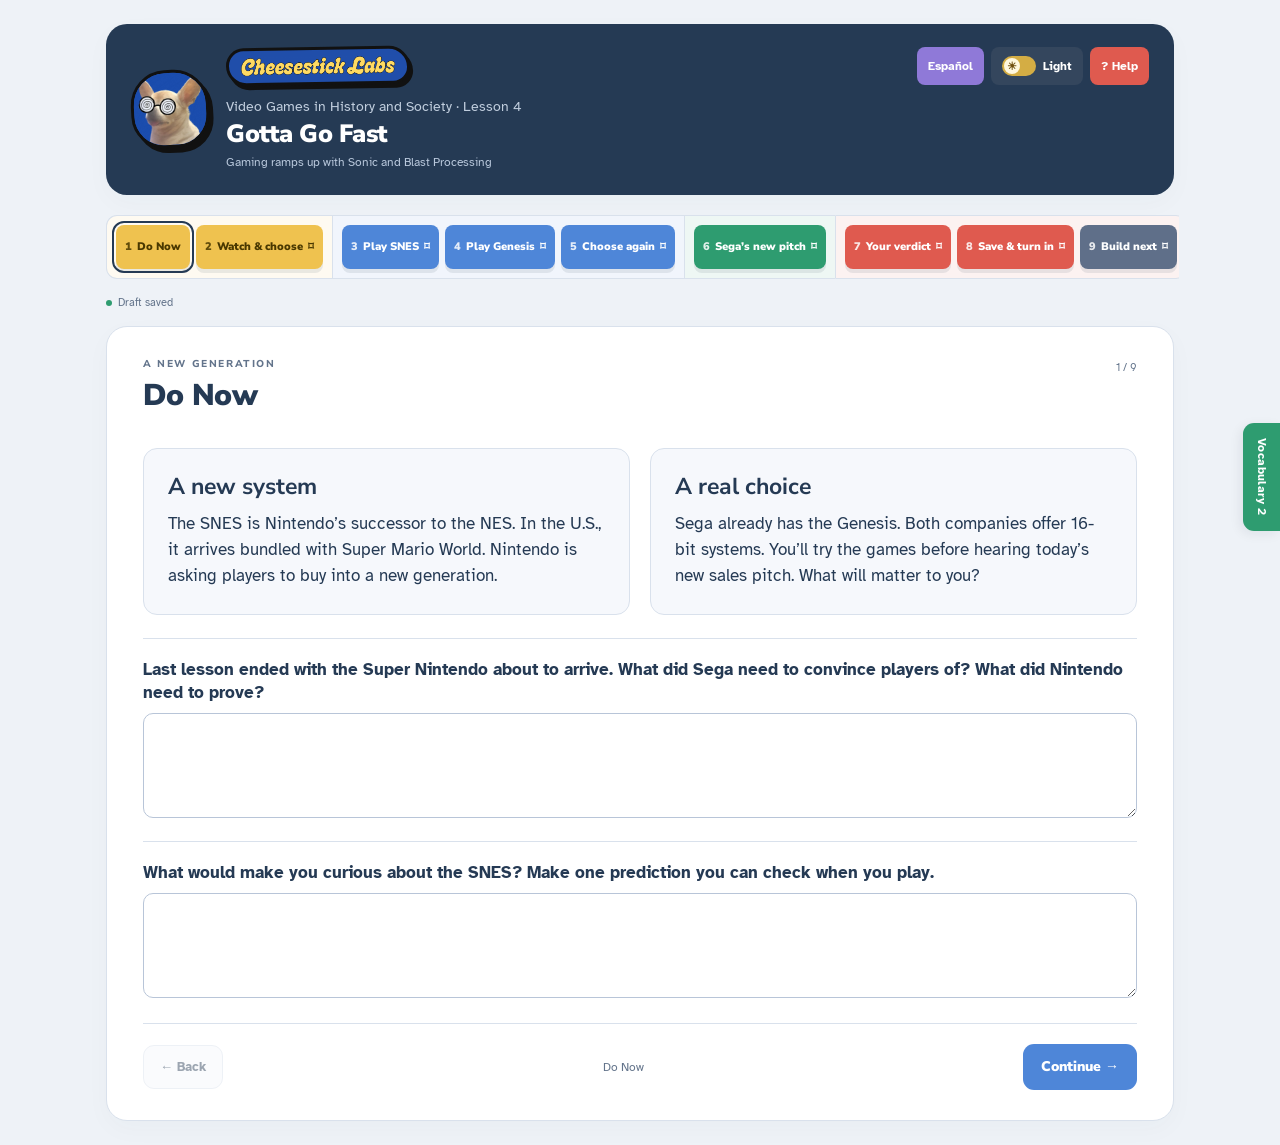
<file: index.html>
<!doctype html>
<html lang="en"><head><meta charset="utf-8"><meta name="viewport" content="width=device-width,initial-scale=1"><meta name="color-scheme" content="light dark"><title>Cheesestick Labs · Gotta Go Fast</title><link rel="stylesheet" href="template.css"><link rel="stylesheet" href="lesson.css"><link rel="stylesheet" href="outline.css"><link rel="stylesheet" href="lesson-2.css"><link rel="stylesheet" href="console-wars.css"><link rel="stylesheet" href="fast.css"></head><body>
<a href="#lesson" class="skip" id="skip">Skip to lesson</a>
<div class="app-shell">
<header class="topbar"><div class="brand"><div class="logo"><img src="assets/oz.png" alt="Oz wearing spiral glasses" width="1536" height="1536"></div><div class="brand-text"><div class="brandline"><img class="wordmark" src="assets/wordmark.png" alt="Cheesestick Labs" width="1131" height="130"></div><div class="series" id="series"></div><h1 id="lesson-title"></h1><div class="subtitle" id="subtitle"></div></div></div><div class="header-tools"><div class="utilities"><button id="language" class="language">Español</button><button id="theme" class="theme"><span class="theme-track"><span class="theme-thumb">☀</span></span><span id="theme-label">Light</span></button><button id="help" class="help">? Help</button></div></div></header>
<div class="nav-wrap"><div class="lesson-map-scroll"><nav id="page-nav" aria-label="Lesson pages"></nav></div><div class="session-line"><span class="draft" id="draft-status" role="status"></span></div></div>
<main id="lesson" tabindex="-1"></main>
</div>
<button class="vocab-tab" id="vocab-toggle" aria-controls="vocab-drawer" aria-expanded="false">Vocabulary</button>
<aside id="vocab-drawer" class="vocab-drawer" hidden><div class="drawer-heading"><h2 id="vocab-heading">Vocabulary</h2><button class="icon-button" data-close-vocab aria-label="Close">×</button></div><dl id="vocab-list"></dl></aside>
<dialog id="checkpoint" aria-labelledby="checkpoint-question"><form id="checkpoint-form"><div class="dialog-top"><span class="eyebrow" id="checkpoint-label"></span><button type="button" class="icon-button" data-close="checkpoint" aria-label="Close">×</button></div><span class="dialog-symbol">✦</span><h2 id="checkpoint-question"></h2><p id="checkpoint-hint" class="muted"></p><label for="checkpoint-answer" id="checkpoint-answer-label"></label><div class="unlock-row"><input id="checkpoint-answer" type="text" autocomplete="off" required><button class="primary" id="unlock-button"></button></div><p id="checkpoint-status" role="status"></p></form></dialog>
<dialog id="help-dialog"><div class="dialog-top"><h2 id="help-title"></h2><button class="icon-button" data-close="help-dialog" aria-label="Close">×</button></div><div id="help-content"></div></dialog>
<dialog id="choice-dialog"><form id="choice-form"><h2 id="choice-title"></h2><p id="choice-warning"></p><div class="help-actions"><button type="button" class="secondary" data-close="choice-dialog" id="choice-cancel"></button><button class="primary" id="choice-confirm"></button></div></form></dialog>
<dialog id="game-dialog" aria-labelledby="game-title"><div class="game-window"><div class="window-header"><h2 id="game-title"></h2><button id="close-game" aria-label="Close game and return to lesson">×</button></div><iframe id="game-frame" title="Console game player" allow="autoplay" src="about:blank"></iframe></div></dialog>
<dialog id="teacher-dialog"><div class="dialog-top"><h2>Teacher setup</h2><button class="icon-button" data-close="teacher-dialog" aria-label="Close">×</button></div><div id="teacher-content"></div></dialog>
<div class="toast" id="toast" role="status" hidden></div><div id="print-area"></div>
<script src="lesson-config.js"></script><script src="wars-content.js"></script><script src="jspdf.umd.min.js"></script><script src="answer-pdf.js"></script><script src="form-connection.js"></script><script src="wars-app.js"></script>
</body></html>
</file>
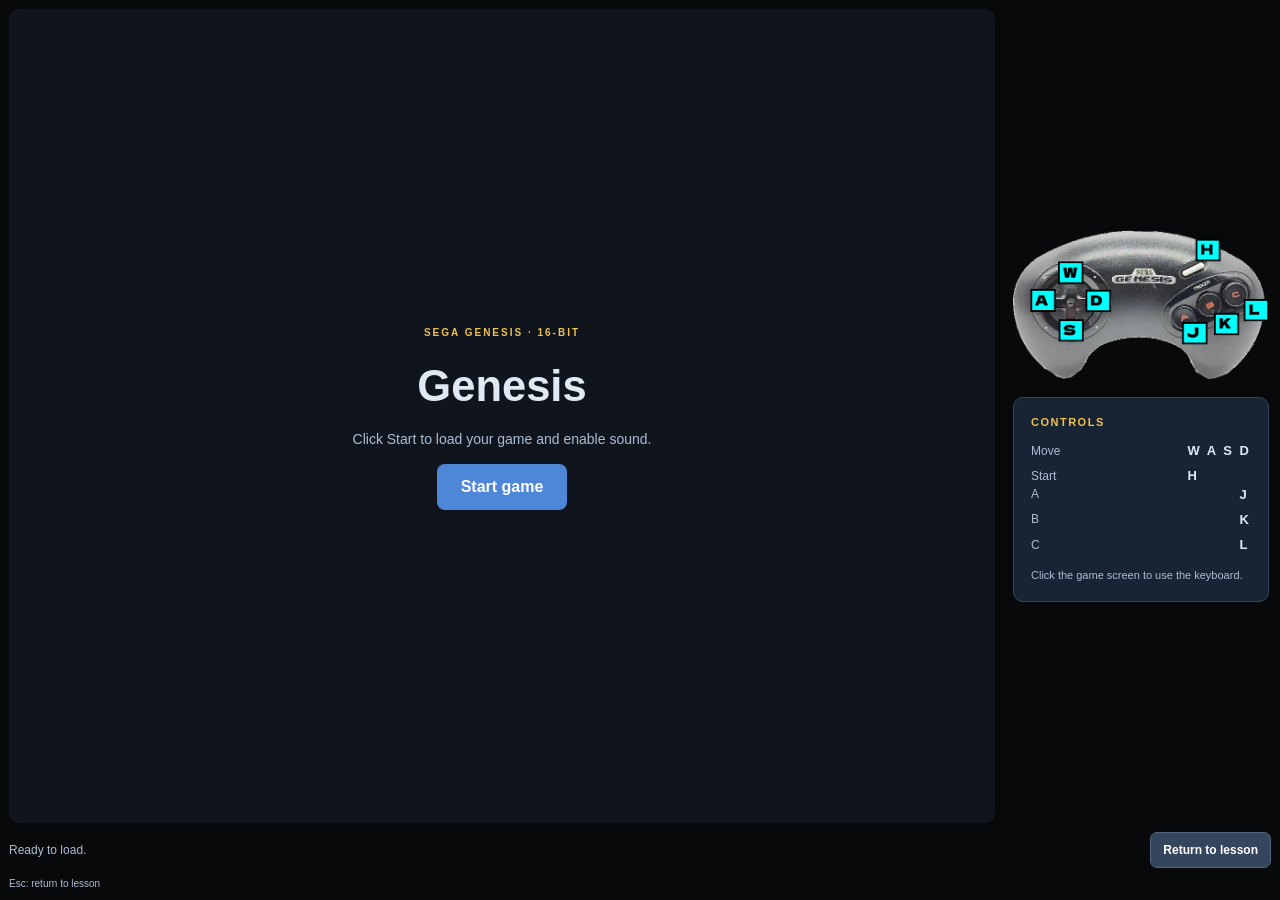
<file: genesis-player.html>
<!doctype html><html lang="en"><head><meta charset="utf-8"><meta name="viewport" content="width=device-width,initial-scale=1"><title>Genesis player</title><link rel="stylesheet" href="nes-player.css"><style>#genesis{position:absolute;inset:0}#cover button{background:#4e86d8;color:#fff;border:0;border-radius:8px;padding:14px 24px;font:700 16px 'Segoe UI',sans-serif;cursor:pointer}#stage{min-height:280px}</style></head><body><main class="nes-player"><div class="nes-layout"><section class="stage" id="stage" tabindex="0" aria-label="Genesis game screen"><div id="genesis" tabindex="0"></div><div id="cover"><div><span class="system-label" id="system-label">SEGA GENESIS · 16-BIT</span><h1 id="opening">Genesis</h1><p id="opening-note">Start to load the game.</p><button id="start-game">Start game</button></div></div></section><aside class="player-sidebar"><img class="controller-diagram" id="controller-image" src="assets/genesis-controls.png" alt="Genesis keyboard controls: WASD move, J A, K B, L C, H Start"><div class="controls"><h2 id="controls-title">CONTROLS</h2><div class="key-grid"><span id="move-label">Move</span><strong>W A S D</strong><span>Start</span><strong>H</strong></div><div class="key-grid" id="button-labels"><span>A</span><strong>J</strong><span>B</span><strong>K</strong><span>C</span><strong>L</strong></div><p id="focus-note">Click the game screen to use the keyboard.</p></div></aside></div><div class="status-row"><p id="status" role="status">Ready to load.</p><button id="retry" hidden>Try again</button><button id="return">Return to lesson</button></div><footer><span id="escape-note">Esc: return to lesson</span></footer></main><script src="genesis-player.js"></script></body></html>
</file>
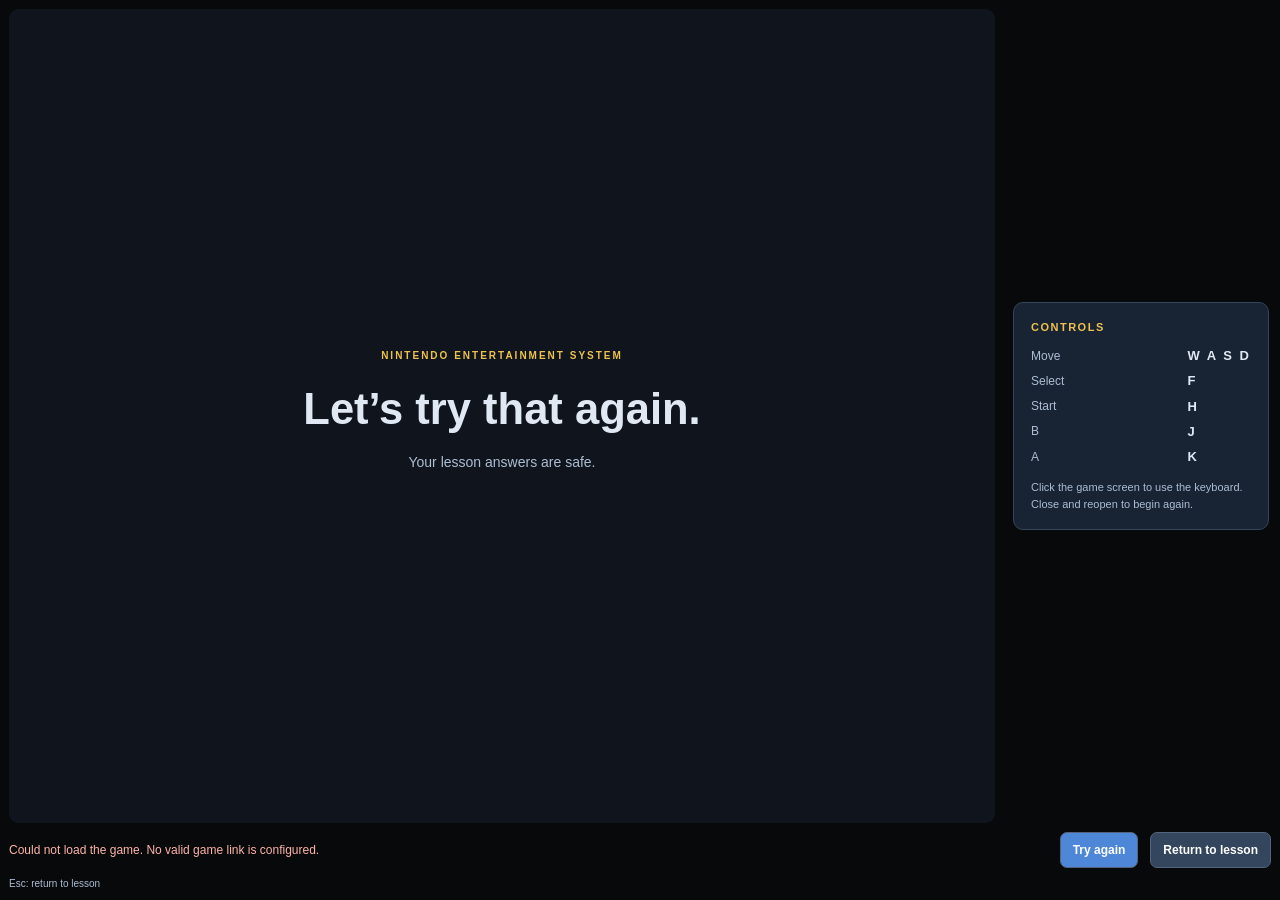
<file: nes-player.html>
<!doctype html>
<html lang="en"><head><meta charset="utf-8"><meta name="viewport" content="width=device-width,initial-scale=1"><title>NES player</title><link rel="stylesheet" href="nes-player.css"></head>
<body><main class="nes-player"><div class="nes-layout"><section class="stage" id="stage" aria-label="NES game screen" tabindex="0"><div id="nes"></div><div id="cover"><div><span class="system-label">NINTENDO ENTERTAINMENT SYSTEM</span><h1 id="opening">Loading game…</h1><p id="opening-note">Your game starts automatically.</p></div></div></section><aside class="player-sidebar"><img class="controller-diagram" id="controls-image" alt="NES keyboard controls" hidden><div class="controls"><h2 id="controls-title">CONTROLS</h2><div class="key-grid"><span id="move-label">Move</span><strong>W A S D</strong><span>Select</span><strong>F</strong><span>Start</span><strong>H</strong><span>B</span><strong>J</strong><span>A</span><strong>K</strong></div><p id="focus-note">Click the game screen to use the keyboard.</p></div></aside></div><div class="status-row"><p id="status" role="status" aria-live="polite">Loading game…</p><button id="retry" hidden>Try again</button><button id="return">Return to lesson</button></div><footer><span id="escape-note">Esc: return to lesson</span></footer></main><script src="jsnes.min.js"></script><script src="nes-zip.js"></script><script src="nes-player.js"></script></body></html>
</file>
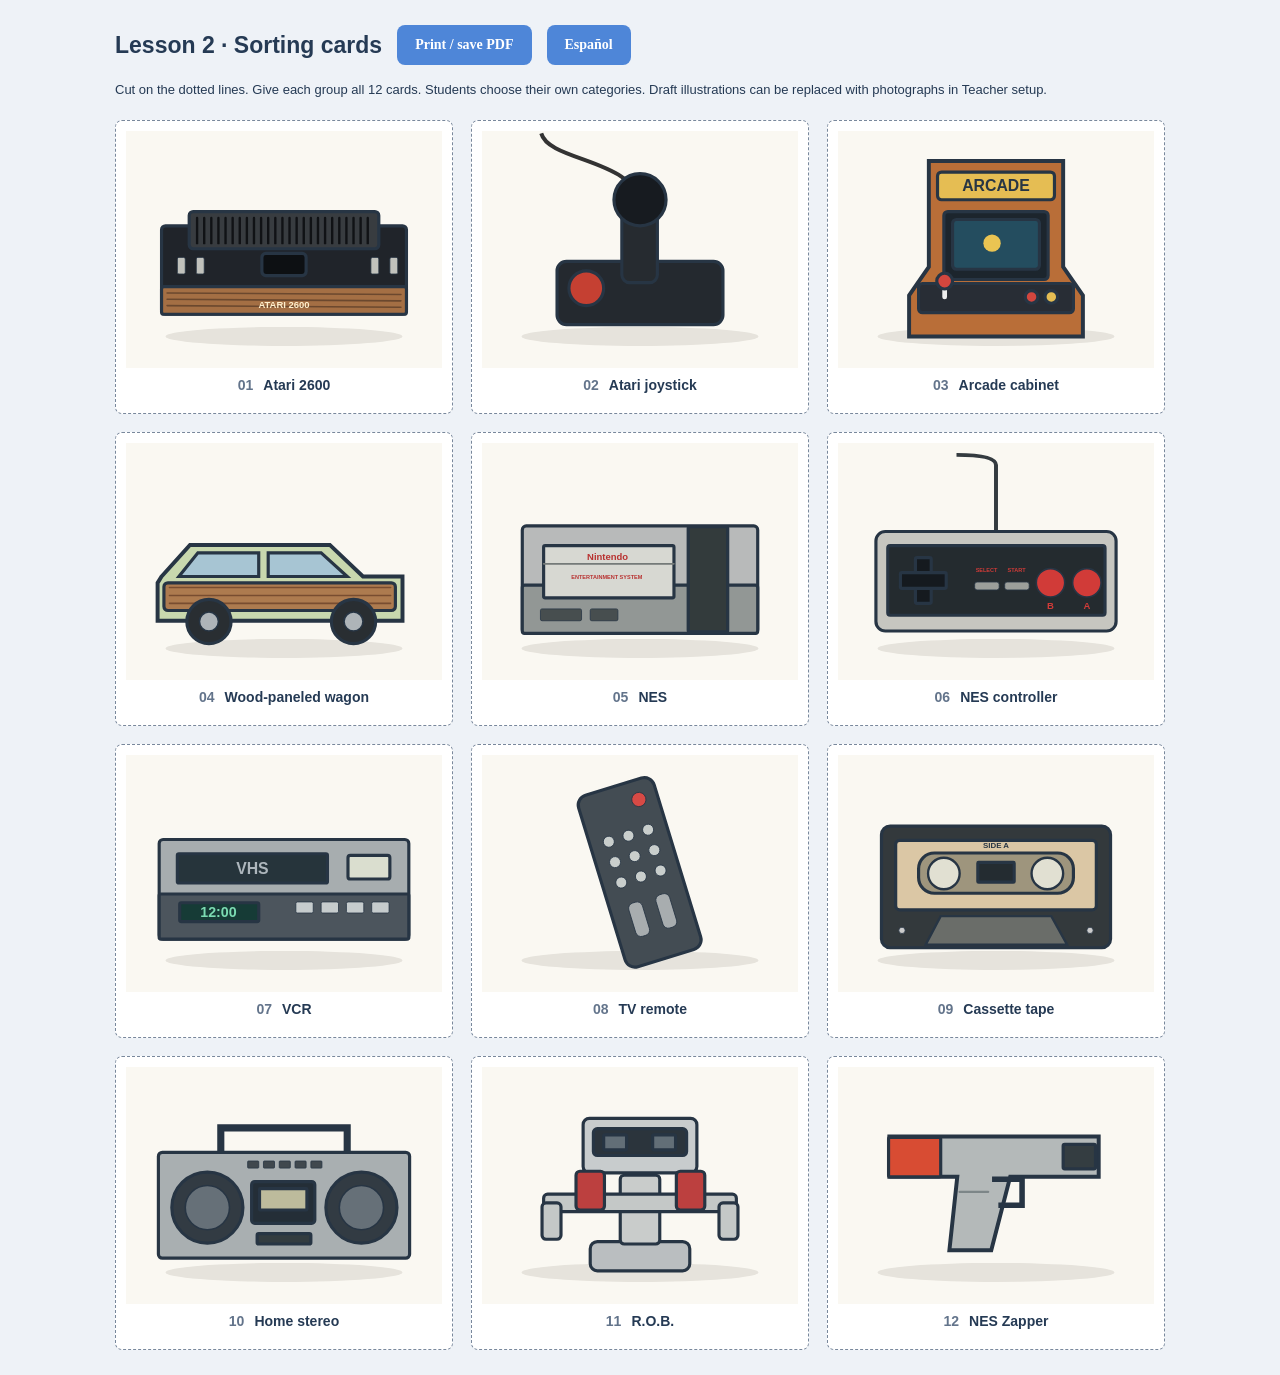
<file: sorting-cards.html>
<!doctype html><html lang="en"><head><meta charset="utf-8"><meta name="viewport" content="width=device-width,initial-scale=1"><title>Lesson 2 · Sorting cards</title><style>
*{box-sizing:border-box}body{margin:25px;font:15px/1.5 'Segoe UI',sans-serif;color:#253a54;background:#eef2f7}.toolbar{display:flex;gap:15px;align-items:center;flex-wrap:wrap;max-width:1050px;margin:0 auto 20px}.toolbar h1{font-size:23px;margin:0}.toolbar button{background:#4e86d8;color:white;border:0;border-radius:8px;padding:12px 18px;font:700 14px 'Segoe UI';cursor:pointer}.toolbar p{width:100%;margin:0;font-size:13px}.cards{display:grid;grid-template-columns:repeat(3,1fr);gap:18px;max-width:1050px;margin:auto}.cards figure{margin:0;border:1px dashed #79889c;border-radius:7px;background:#fff;break-inside:avoid;padding:10px}.cards img{display:block;width:100%;aspect-ratio:4/3;object-fit:contain}.cards figcaption{text-align:center;font-weight:700;font-size:14px;padding:7px}.cards figcaption span{margin-right:10px;color:#63748b}@media(max-width:600px){.cards{grid-template-columns:repeat(2,1fr)}body{margin:12px}}@media print{@page{size:letter;margin:.45in}body{margin:0;background:white}.toolbar{display:none}.cards{grid-template-columns:repeat(2,1fr);gap:.15in;max-width:none}.cards figure{height:3.18in;padding:.08in;break-inside:avoid}.cards img{height:2.65in;aspect-ratio:auto}.cards figcaption{font-size:11pt;padding:3px}.cards figure:nth-child(6n){break-after:page}}
</style></head><body><div class="toolbar"><h1 id="heading">Lesson 2 · Sorting cards</h1><button id="print">Print / save PDF</button><button id="language">Español</button><p id="note">Cut on the dotted lines. Give each group all 12 cards. Students choose their own categories. Draft illustrations can be replaced with photographs in Teacher setup.</p></div><main class="cards" id="cards"></main><script src="lesson-config.js"></script><script src="lesson-content.js"></script><script>
let es=false,settings={};try{settings=JSON.parse(localStorage.getItem('cheesestick-nintendo-lesson-2-v1-settings')||'{}')||{};}catch{}
const escapeHTML=v=>String(v).replace(/[&<>"']/g,c=>({'&':'&amp;','<':'&lt;','>':'&gt;','"':'&quot;',"'":'&#39;'}[c]));
function render(){document.documentElement.lang=es?'es':'en';document.getElementById('heading').textContent=es?'Lección 2 · Tarjetas para clasificar':'Lesson 2 · Sorting cards';document.getElementById('language').textContent=es?'English':'Español';document.getElementById('print').textContent=es?'Imprimir / guardar PDF':'Print / save PDF';document.getElementById('note').textContent=es?'Corta por las líneas punteadas. Da las 12 tarjetas a cada grupo. Los estudiantes eligen sus categorías. Puedes reemplazar las ilustraciones por fotos en la configuración docente.':'Cut on the dotted lines. Give each group all 12 cards. Students choose their own categories. Draft illustrations can be replaced with photographs in Teacher setup.';document.getElementById('cards').innerHTML=LAB_SORT.map((item,i)=>{let image=item.image;try{const candidate=settings.sortImages?.[item.id]||LAB_CONFIG.sortImages[item.id]||image,u=new URL(candidate,location.href);if(u.protocol==='https:'||u.origin===location.origin)image=u.href;}catch{}return '<figure><img src="'+escapeHTML(image)+'" alt="'+escapeHTML(item.label[es?1:0])+'"><figcaption><span>'+String(i+1).padStart(2,'0')+'</span>'+escapeHTML(item.label[es?1:0])+'</figcaption></figure>';}).join('');}
document.getElementById('print').onclick=()=>print();document.getElementById('language').onclick=()=>{es=!es;render();};render();
</script></body></html>
</file>
<file: template.css>
@import url('https://fonts.googleapis.com/css2?family=Atkinson+Hyperlegible:wght@400;700&family=Nunito+Sans:wght@600;700;800;900&display=swap');
:root{color-scheme:light;--bg:#eef2f7;--surface:#fff;--soft:#f6f8fc;--field:#fff;--ink:#253a54;--muted:#63748b;--line:#d9e1ec;--header:#253a54;--blue:#4e86d8;--green:#2e9c70;--gold:#efc24f;--red:#df5a4f;--purple:#8f79d8;--slate:#5f6f89;--shadow:0 8px 26px #253a5407;--activity:#f7faff;--grid:#d6e1f0;--node:#fff}
:root[data-theme=dark]{color-scheme:dark;--bg:#151e2b;--surface:#202d3e;--soft:#1b2737;--field:#172333;--ink:#e0e8f4;--muted:#acbdd3;--line:#3a4b61;--header:#111a27;--shadow:0 8px 26px #0d17231c;--activity:#182638;--grid:#35485f;--node:#25374d}
*{box-sizing:border-box}body{margin:0;background:var(--bg);color:var(--ink);font:17px/1.55 'Atkinson Hyperlegible','Segoe UI',sans-serif}button,input,textarea,select{font:inherit}button,a,select,input,textarea{-webkit-tap-highlight-color:transparent}button{cursor:pointer;min-height:44px;border:0;font-weight:700;border-radius:11px;padding:10px 16px;transition:filter .15s,transform .15s}button:hover{filter:brightness(1.05)}button:active{transform:translateY(1px)}button:disabled{opacity:.45;cursor:not-allowed}button:focus-visible,a:focus-visible,input:focus-visible,textarea:focus-visible,select:focus-visible{outline:3px solid var(--gold);outline-offset:4px}a{color:var(--blue);text-underline-offset:3px}h1,h2,h3,.nav-button,.block-label,.primary,.brandline{font-family:'Nunito Sans','Segoe UI',sans-serif}h1,h2,h3{line-height:1.2}h2{font-size:30px;font-weight:900;letter-spacing:-.65px;margin:7px 0 12px}h3{font-size:20px;margin:0 0 9px}p{margin:0 0 14px}p:last-child{margin-bottom:0}.app-shell{max-width:1160px;margin:auto;padding:24px 46px 0}.topbar{border-radius:21px;background:var(--header);padding:23px 25px;color:#fff;display:flex;align-items:center;justify-content:space-between;gap:20px;box-shadow:var(--shadow)}.brand{display:flex;gap:17px;align-items:center}.logo{flex:none;width:66px;height:66px;background:#34475f;border:1px solid #4d6078;border-radius:18px;padding:5px;transform:rotate(-5deg)}.logo svg{width:100%;height:100%}.brandline{font-size:10px;letter-spacing:1.7px;font-weight:900;color:#f2cd6d;display:flex;gap:10px;align-items:center}.preview-tag{font:700 9px 'Segoe UI',sans-serif;letter-spacing:1px;color:#b5c7de;border:1px solid #53647c;border-radius:4px;padding:2px 5px}.series{font-size:14px;color:#c1cede;margin-top:6px}h1{font-size:25px;font-weight:900;letter-spacing:-.5px;margin:2px 0 4px}.subtitle{font-size:12px;color:#b9c8dc}.header-tools{flex:none;align-self:stretch;display:flex;flex-direction:column;justify-content:space-between;gap:15px;align-items:flex-end}.utilities{display:flex;gap:7px;align-items:center}.utilities button{font-size:12px;padding:8px 11px;min-height:38px;border-radius:8px;color:white}.language{background:#8f79d8}.help{background:#df5a4f}.theme{display:flex;gap:7px;align-items:center;background:#34465d}.theme-track{background:#d4ad44;width:34px;height:20px;border-radius:15px;display:block;padding:2px;transition:background .2s}.theme-thumb{display:grid;place-items:center;background:#fff8df;color:#705010;width:16px;height:16px;border-radius:50%;font-size:11px;transition:transform .2s}[data-theme=dark] .theme-track{background:#617a9f}[data-theme=dark] .theme-thumb{transform:translateX(14px);background:#e4edff;color:#324b69}.pacing{display:flex;gap:8px;align-items:center;font-size:11px;color:#c1cede}.pacing select{background:#34465d;color:#edf3fa;border:1px solid #53647c;border-radius:6px;padding:5px;font-size:11px}.nav-wrap{padding:20px 0 15px}nav{display:flex;gap:8px;flex-wrap:wrap}.nav-button{background:var(--tab);color:#fff;border-radius:12px;padding:12px 13px;font-size:12px;font-weight:900;box-shadow:0 4px 0 #23364d18;display:flex;gap:7px;align-items:center}.nav-button.gold{color:#493800}.nav-button[aria-current=page]{outline:3px solid var(--ink);outline-offset:2px}.nav-num{opacity:.85}.lock{width:12px;height:12px;opacity:.85}.session-line{display:flex;align-items:center;justify-content:space-between;gap:12px;font-size:11px;color:var(--muted);margin-top:15px;flex-wrap:wrap}.draft::before{content:'';display:inline-block;width:6px;height:6px;background:var(--green);border-radius:50%;margin-right:6px}.draft.error::before{background:var(--red)}main{background:var(--surface);border:1px solid var(--line);border-radius:21px;padding:30px 36px;box-shadow:var(--shadow);min-height:450px;scroll-margin-top:15px}main:focus{outline:none}.page-top{display:flex;gap:18px;justify-content:space-between;align-items:start;margin-bottom:18px}.eyebrow{font:800 10px 'Nunito Sans',sans-serif;letter-spacing:1.6px;color:var(--muted)}.page-count{font-size:11px;color:var(--muted);white-space:nowrap;margin-top:2px}.lead{color:var(--muted);max-width:780px;font-size:17px}.block{--tone:var(--gold);border:1px solid color-mix(in srgb,var(--tone) 30%,var(--line));border-left:6px solid var(--tone);background:color-mix(in srgb,var(--tone) 9%,var(--surface));padding:18px 21px;border-radius:13px;margin:18px 0}.block-label{display:inline-block;font-size:10px;font-weight:900;letter-spacing:1.3px;background:var(--tone);color:white;border-radius:7px;padding:6px 10px;margin-bottom:10px}.learn{--tone:var(--gold)}.learn .block-label{color:#493800}.observe{--tone:var(--blue)}.try{--tone:var(--green)}.review{--tone:var(--purple)}.important{--tone:var(--red)}.block p{margin-bottom:8px}.more-row{display:flex;gap:15px;flex-wrap:wrap;margin-top:8px;align-items:center}.learn-more{margin-top:8px}.learn-more summary{cursor:pointer;font-size:13px;color:var(--ink);font-weight:700}.learn-more p{font-size:14px;color:var(--muted);margin-top:8px}.slide-link{font-size:13px}.activity-area{background:var(--activity);border:1px solid var(--line);border-radius:12px;padding:18px;margin-top:13px}.activity-head{display:flex;gap:10px;align-items:center;justify-content:space-between;flex-wrap:wrap;margin-bottom:10px}.activity-head p{margin:0}.caption{font-size:12px;color:var(--muted)}.route-compare{display:grid;grid-template-columns:1fr 1fr;gap:12px}.route-option{padding:13px 15px;background:var(--node);border:1px solid var(--line);border-radius:10px}.route-letters{display:flex;gap:10px;align-items:center;font-weight:700;font-size:17px}.route-letters span{color:var(--muted);font-size:12px}.route-total{font:900 29px 'Nunito Sans',sans-serif;line-height:1.3;margin-top:8px}.route-total small{font:400 13px 'Atkinson Hyperlegible',sans-serif;color:var(--muted)}.route-option.better{border-color:var(--green)}.route-option.better .route-total{color:var(--green)}[data-theme=dark] .route-option.better .route-total{color:#63d5a4}.slider-label{display:flex;justify-content:space-between;gap:12px;font-size:14px;margin:18px 0 5px}.slider-label output{font-weight:700}input[type=range]{width:100%;accent-color:var(--green);margin:5px 0 0;min-height:25px}.slider-hints{display:flex;justify-content:space-between;font-size:11px;color:var(--muted)}.result-line{background:color-mix(in srgb,var(--green) 10%,var(--surface));padding:10px 13px;border-radius:8px;font-size:14px;margin-top:12px;min-height:42px}.question{border-top:1px solid var(--line);padding-top:19px;margin-top:23px}.question-label{display:flex;gap:10px;align-items:start;font-weight:700;line-height:1.4;margin-bottom:8px}.q-number{display:grid;place-items:center;width:24px;height:24px;flex:none;background:var(--soft);border:1px solid var(--line);border-radius:7px;font-size:12px}.question .caption{margin:0 0 10px 34px}.question textarea{display:block;width:100%;resize:vertical;background:var(--field);border:1px solid #b8c5d8;color:var(--ink);padding:12px 14px;border-radius:10px;min-height:76px}.question.deep{border:1px solid color-mix(in srgb,var(--purple) 45%,var(--line));border-left:6px solid var(--purple);background:color-mix(in srgb,var(--purple) 6%,var(--surface));padding:17px 20px;border-radius:13px;margin-top:20px}.think-heading{display:flex;justify-content:space-between;gap:10px;margin-bottom:9px}.think-heading strong{font-size:11px;color:var(--purple);letter-spacing:1px}.discussion-cue{font-size:12px;color:var(--muted);margin-top:9px}.pause-line{font-size:14px;padding:12px 0 0;display:flex;gap:9px;align-items:start}.pause-line strong{color:var(--red)}.page-bottom{display:flex;justify-content:space-between;gap:15px;align-items:center;margin-top:25px;padding-top:20px;border-top:1px solid var(--line)}.primary{background:var(--blue);color:white;font-size:14px;font-weight:900;padding:12px 18px}.secondary{background:var(--soft);border:1px solid var(--line);color:var(--ink);font-size:13px}.page-bottom .caption{text-align:center}.next-wrap{display:flex;align-items:center;gap:8px}.next-wrap svg{width:12px;height:12px}.vocab-tab{position:fixed;right:0;top:47%;z-index:15;writing-mode:vertical-rl;display:flex;gap:10px;align-items:center;background:var(--green);color:white;border-radius:11px 0 0 11px;padding:15px 9px;font-size:12px;letter-spacing:.4px;box-shadow:-3px 3px 12px #15213112}.vocab-tab span:last-child{display:grid;place-items:center;background:#ffffff24;border-radius:50%;width:21px;height:21px;writing-mode:horizontal-tb;font-size:11px}.vocab-drawer{position:fixed;right:0;top:0;bottom:0;width:min(365px,90vw);background:var(--surface);border-left:1px solid var(--line);box-shadow:-14px 0 50px #111a2730;z-index:25;padding:30px 26px;overflow-y:auto}.drawer-heading{display:flex;justify-content:space-between;align-items:start;gap:15px}.vocab-drawer h2{font-size:26px}.vocab-drawer dt{font-weight:700;color:var(--green);margin-top:22px}.vocab-drawer dd{margin:5px 0 0;font-size:15px}.vocab-drawer .term-page{font-size:11px;color:var(--muted);margin-top:4px}.icon-button{font-size:25px;line-height:1;width:40px;min-height:40px;padding:5px;color:var(--muted);background:var(--soft);flex:none}.vocab-link{padding:0;border:0;background:none;min-height:0;display:inline;color:inherit;font:inherit;font-weight:700;text-decoration:underline dotted var(--gold);text-underline-offset:4px}footer{padding:23px;text-align:center;color:var(--muted);font-size:12px}footer a{color:inherit}dialog{width:min(480px,calc(100% - 32px));border:1px solid var(--line);border-radius:19px;background:var(--surface);color:var(--ink);padding:27px;box-shadow:0 20px 100px #0b162355}dialog::backdrop{background:#111a2799;backdrop-filter:blur(4px)}dialog h2{font-size:26px}.dialog-top{display:flex;align-items:center;justify-content:space-between;gap:12px;margin-bottom:12px}.dialog-symbol{display:grid;place-items:center;background:color-mix(in srgb,var(--gold) 18%,var(--surface));color:var(--gold);width:42px;height:42px;border-radius:12px;font-size:28px;margin-bottom:15px}.muted{color:var(--muted);font-size:14px}.unlock-row{display:flex;gap:8px;margin-top:7px}.unlock-row input{min-width:0;width:100%}.unlock-row button{flex:none}input:not([type=range]),select{border:1px solid var(--line);background:var(--field);color:var(--ink);padding:10px 12px;border-radius:9px}dialog label{font-size:13px;font-weight:700}.dialog-note{font-size:12px;color:var(--muted);margin-top:13px}#checkpoint-status{font-size:13px;color:var(--red);margin-top:10px}.help-entry{margin:18px 0}.help-entry h3{font-size:16px}.help-entry p{font-size:14px;color:var(--muted)}.help-actions{display:flex;gap:9px;flex-wrap:wrap;justify-content:space-between;margin-top:23px}.toast{position:fixed;left:50%;bottom:22px;transform:translateX(-50%);background:var(--ink);color:var(--surface);padding:12px 20px;border-radius:10px;box-shadow:var(--shadow);z-index:50;max-width:90%;font-size:14px}.router-map{display:block;width:100%;height:auto;max-height:210px}.map-line{stroke:var(--grid);stroke-width:4;fill:none;stroke-linecap:round}.map-line.active{stroke:var(--blue)}.map-line.closed{stroke:var(--red);stroke-dasharray:6 7;opacity:.5}.map-node{fill:var(--node);stroke:var(--line);stroke-width:2}.map-node.router{stroke:var(--blue)}.router-map text{fill:var(--ink);font-family:'Nunito Sans',sans-serif;font-weight:800;font-size:14px}.router-map .edge-label{font:12px 'Atkinson Hyperlegible',sans-serif;fill:var(--muted)}.packet-dot{fill:var(--gold);stroke:var(--surface);stroke-width:3}.activity-controls{display:flex;gap:8px;align-items:center;flex-wrap:wrap;margin-top:9px}.activity-controls .primary{background:var(--green)}.toggle-link{background:var(--node);color:var(--ink);border:1px solid var(--line);font-size:13px}.toggle-link[aria-pressed=true]{border-color:var(--red);color:var(--red)}.message-scene{display:flex;justify-content:center;align-items:center;gap:18px;padding:20px 10px}.message-device{background:var(--node);border:2px solid var(--line);border-radius:16px;padding:20px;min-width:130px;text-align:center}.message-device .device-icon{font-size:26px;margin-bottom:8px}.message-device strong{display:block;font-size:15px}.message-device small{color:var(--muted);font-size:12px}.message-trail{color:var(--blue);letter-spacing:5px;position:relative;overflow:hidden;min-width:75px;text-align:center}.message-trail:after{content:'●';position:absolute;left:-10%;color:var(--gold);animation:message 3s linear infinite}@keyframes message{to{left:110%}}.review-prompt{font-size:14px}.workbench{display:grid;grid-template-columns:1fr 1fr;gap:20px;align-items:start}.tile-pool{display:flex;gap:7px;flex-wrap:wrap;align-items:center}.route-tile{background:var(--node);color:var(--ink);border:2px solid var(--blue);border-radius:9px;width:52px;min-height:49px;cursor:grab;touch-action:none;font:900 17px 'Nunito Sans',sans-serif}.route-tile[aria-pressed=true]{background:var(--blue);color:white}.drop-slot{display:flex;align-items:center;justify-content:center;gap:8px;background:var(--field);border:2px dashed var(--line);border-radius:11px;min-height:75px;padding:10px;margin-top:8px;flex-wrap:wrap}.drop-slot.over{border-color:var(--green);background:color-mix(in srgb,var(--green) 9%,var(--surface))}.path-stop{display:flex;gap:8px;align-items:center;font-weight:700}.path-stop button{min-height:35px;padding:4px 10px;background:var(--blue);color:white;border-radius:7px}.test-history{border-top:1px solid var(--line);margin-top:15px;padding-top:12px;font-size:13px}.test-history ol{margin:7px 0 0;padding-left:22px}.history-row{padding:3px 0}.history-cost{font-weight:700;color:var(--green)}.task-steps{display:flex;gap:13px;flex-wrap:wrap;margin:15px 0;color:var(--muted);font-size:12px}.task-steps span{display:flex;align-items:center;gap:5px}.task-steps b{display:grid;place-items:center;width:20px;height:20px;border-radius:50%;background:var(--soft);color:var(--ink)}.submit-fields{display:grid;grid-template-columns:2fr 1fr;gap:16px;margin:20px 0}.submit-fields label{font-size:13px;font-weight:700;display:block;margin-bottom:6px}.submit-fields input,.submit-fields select{width:100%}.response-summary{border:1px solid var(--line);border-radius:12px;overflow:hidden;margin:19px 0}.summary-row{display:flex;justify-content:space-between;align-items:center;gap:10px;padding:12px 16px;font-size:14px;border-bottom:1px solid var(--line)}.summary-row:last-child{border-bottom:0}.summary-row button{background:none;color:var(--blue);font-size:13px;padding:2px 4px;min-height:30px}.summary-stat{font-size:12px;color:var(--muted)}.submit-actions{display:flex;gap:9px;flex-wrap:wrap}.submit-note{margin-top:14px;padding:14px 16px;border-radius:10px;background:var(--soft);border:1px solid var(--line);font-size:14px}.submit-note.success{border-color:var(--green)}.preview-notice{font-size:13px;color:var(--muted);border-left:3px solid var(--gold);padding-left:12px;margin:18px 0}.skip{position:absolute;top:-100px;background:var(--surface);padding:12px;z-index:100}.skip:focus{top:10px}#print-area{display:none}[hidden]{display:none!important}.drag-ghost{position:fixed;pointer-events:none;z-index:60;background:var(--blue);color:white;padding:10px 17px;border-radius:10px;font-weight:700;box-shadow:0 6px 20px #111a2755}
@media(min-width:1400px){.app-shell{max-width:1210px}}@media(max-width:950px){.topbar{align-items:flex-start}.brand{align-items:flex-start}.header-tools{gap:15px}.app-shell{padding:18px 42px 0 18px}h1{font-size:23px}.utilities{flex-wrap:wrap;justify-content:flex-end}.nav-button{padding:11px;font-size:11px}main{padding:26px}}
@media(max-width:680px){body{font-size:16px}.app-shell{padding:10px 34px 0 10px}.topbar{padding:18px;flex-direction:column;gap:17px;border-radius:16px}.logo{width:47px;height:47px;border-radius:13px}.brand{gap:11px}.brandline{font-size:9px}.series{font-size:12px}h1{font-size:21px}.subtitle{font-size:11px}.header-tools{flex-direction:row;align-items:center;align-self:stretch;flex-wrap:wrap}.utilities button{font-size:11px}.pacing{font-size:10px}nav{gap:7px}.nav-button{flex:1 1 28%;justify-content:center;font-size:10px;padding:10px 6px}.session-line{font-size:10px}#theme-note{display:none}main{padding:21px 17px;border-radius:16px}h2{font-size:25px}.page-top{gap:8px}.eyebrow{font-size:9px;letter-spacing:1px}.page-count{font-size:10px}.lead{font-size:16px}.block{padding:15px;border-left-width:5px}.route-compare{gap:8px}.route-option{padding:12px}.route-letters{gap:6px;font-size:15px}.route-total{font-size:26px}.workbench{grid-template-columns:1fr;gap:12px}.question.deep{padding:15px}.page-bottom{gap:8px}.page-bottom .caption{display:none}.primary{padding:11px 14px}.vocab-tab{padding:12px 6px;font-size:11px}.message-scene{gap:10px;padding:15px 0}.message-device{min-width:90px;padding:12px}.message-trail{min-width:38px;letter-spacing:2px}.message-device strong{font-size:13px}.message-device small{font-size:11px}.submit-fields{grid-template-columns:1fr}.router-map{min-height:150px}.activity-area{padding:12px}.think-heading strong{font-size:10px}.think-heading .caption{font-size:10px}footer{font-size:11px;padding:20px 0}dialog{padding:21px}.unlock-row{flex-wrap:wrap}.unlock-row button{width:100%}}
.pause-line .pause-label{background:var(--red);color:#fff;border-radius:6px;padding:5px 8px;letter-spacing:.6px;font-size:9px;flex:none;margin-top:1px}
@media(max-width:680px){.router-map{min-height:0}.router-map text{font-size:30px}.router-map .edge-label{font-size:27px}.pause-line{flex-direction:column;gap:6px;align-items:start}}
@media(prefers-reduced-motion:reduce){*,*::before,*::after{animation:none!important;transition:none!important;scroll-behavior:auto!important}}
@media print{body{background:white;color:#17263b;font:12pt/1.4 Arial,sans-serif}.app-shell,.vocab-tab,.vocab-drawer,dialog,.toast{display:none!important}#print-area{display:block}#print-area h1{font:700 22pt Arial;color:#17263b}#print-area h2{font:700 17pt Arial;margin-top:24px}#print-area section{break-after:page}#print-area section:last-child{break-after:auto}#print-area .print-question{margin:17px 0;break-inside:avoid}#print-area .write-lines{height:75px;border-bottom:1px solid #999}#print-area p{color:#17263b}#print-area svg{max-width:100%;height:auto}.print-note{font-size:10pt}}
.match-line{display:grid;grid-template-columns:1fr 220px;gap:15px;align-items:center;margin:10px 0}.fix-controls{display:flex;gap:12px;flex-wrap:wrap}.fix-controls label{display:grid;gap:5px;font-size:14px}.fix-demo{padding:20px;background:white;color:#17263b;border:1px solid #bdc7d7;margin-top:15px;border-radius:10px}.fix-demo.low-contrast{color:#c1c8cc}.fix-menu{padding:10px;background:#e5edf3;margin:12px 0}.annotation-tools{display:flex;gap:8px;align-items:center;flex-wrap:wrap;margin:15px 0}.annotation-tools span{font-size:13px}.annotation-tools [aria-pressed=true]{background:var(--green);color:white;border-color:var(--green)}.evidence-workspace{display:grid;grid-template-columns:minmax(0,1.5fr) minmax(250px,1fr);gap:20px;align-items:start}.mock-browser{border:1px solid #bdc7d7;border-radius:12px;overflow:hidden;background:white;color:#17263b}.mock-address{background:#e6ebf1;padding:10px;font-size:12px}.mock-address span{display:block;color:#53647c}.mock-site{padding:16px}.web-feature{display:block;position:relative;text-align:left;background:white;color:#17263b;border:2px solid transparent;border-radius:7px;padding:10px;width:100%;margin-bottom:8px;min-height:44px}.web-feature:hover{border-color:#2470bd}.web-feature:focus-visible{outline:3px solid #2470bd;outline-offset:2px}.web-feature p{font-size:14px;margin:8px 0}.web-feature[data-feature=brand]{font-size:23px}.web-feature[data-feature=menu]{background:#edf4fb;font-size:13px}.web-feature[data-feature=access]{font-size:13px;background:#eff8f2}.web-feature[data-feature=secondary]{background:#fff5dc;font-size:14px}.mock-grid{display:grid;grid-template-columns:1fr 1fr;gap:8px}.mock-grid .web-feature{border:1px solid #c4cedb;min-height:160px}.mock-grid strong{font-size:17px}.search-demo{display:block;padding:8px;border:1px solid #9faec3;border-radius:20px;color:#53647c;font-size:14px}.mock-action{display:inline-block;background:#1e5ca4;color:white;border-radius:6px;padding:7px 9px;font-size:13px}.markers{display:block;color:#a3281f;font-weight:bold;font-size:13px;margin-top:5px}.web-feature.highlighted{background:#fff39b}.evidence-note{border:1px solid var(--line);border-left:4px solid var(--green);border-radius:8px;padding:12px;margin-bottom:13px;font-size:13px}.evidence-note label{display:grid;gap:5px;margin-top:10px}.evidence-note textarea{width:100%;background:var(--field);color:var(--ink);padding:10px;border:1px solid var(--line);border-radius:7px;margin-bottom:10px}.evidence-note strong{overflow-wrap:anywhere}.evidence-note button{font-size:12px;padding:7px}.evidence-workspace aside{max-height:650px;overflow:auto;scrollbar-gutter:stable}.evidence-workspace aside h3{font-size:18px}@media(max-width:900px){.evidence-workspace{grid-template-columns:1fr}.evidence-workspace aside{max-height:none}.match-line{grid-template-columns:1fr}.mock-grid{grid-template-columns:1fr 1fr}}@media(max-width:500px){.mock-grid{grid-template-columns:1fr}}


.learn-topic{display:block;font-size:23px;font-weight:800;line-height:1.3;margin:2px 0 16px}.learn-detail{display:block;margin:12px 0;line-height:1.65}.learn-detail:last-child{margin-bottom:0}

.logo{transform:none;background:transparent;border:0;border-radius:0;padding:0;overflow:visible}.logo img{display:block;width:100%;height:100%;object-fit:contain}.app-shell{padding-bottom:24px}

.bigidea-statement{display:block;font-size:25px;line-height:1.5;padding:6px 0 12px}.bigidea-examples{margin:18px 0 0}.bigidea-examples>div{display:grid;grid-template-columns:125px 1fr;gap:14px;padding:13px 0;border-top:1px solid var(--line)}.bigidea-examples dt{font-weight:800}.bigidea-examples dd{margin:0;line-height:1.65}@media(max-width:600px){.bigidea-statement{font-size:21px}.bigidea-examples>div{grid-template-columns:1fr;gap:4px}}

.lesson-map-scroll{overflow-x:auto;padding:5px 5px 9px;margin:-5px -5px -9px;scrollbar-width:thin}#page-nav{display:flex;flex-wrap:nowrap;gap:24px;align-items:stretch;min-width:max-content}.lesson-part{position:relative;border:1px solid var(--line);background:var(--surface);border-radius:13px;padding:9px;display:flex;flex-direction:column;justify-content:space-between;gap:10px;flex:1 0 auto}.lesson-part.current-part{border-color:var(--muted);box-shadow:0 2px 7px #17263b0c}.lesson-part:not(:last-child)::after{content:'→';position:absolute;right:-21px;top:50%;transform:translateY(-50%);font-size:18px;font-weight:700;color:var(--muted)}.lesson-part-label{display:flex;align-items:center;gap:8px;padding:0 2px;white-space:nowrap}.lesson-part-label>span{font-size:8px;font-weight:800;letter-spacing:1px;color:var(--muted)}.lesson-part-label>strong{font-size:11px;color:var(--ink)}.lesson-part-tabs{display:flex;gap:6px;flex-wrap:nowrap}.lesson-part .nav-button{font-size:11px;padding:10px 9px;gap:5px;border-radius:8px;white-space:nowrap;flex:1 0 auto;justify-content:center}.lesson-part .nav-button[aria-current=page]{outline-width:2px;outline-offset:2px}.lesson-part .lock{width:10px;height:10px}@media(max-width:680px){#page-nav{gap:21px}.lesson-part{padding:8px}.lesson-part-label>strong{font-size:10px}.lesson-part-label>span{font-size:8px}.lesson-part .nav-button{font-size:10px;padding:10px 8px}.lesson-part:not(:last-child)::after{right:-19px;font-size:16px}}
.lesson-part-label{display:none}#page-nav{gap:0}.lesson-part{border-radius:0;gap:0;border-right:0;padding:9px}.lesson-part:first-child{border-radius:11px 0 0 11px}.lesson-part:last-child{border-radius:0 11px 11px 0;border-right:1px solid var(--line)}.lesson-part:not(:last-child)::after{content:none}.lesson-part.current-part{border-color:var(--line);box-shadow:none}@media(max-width:680px){#page-nav{gap:0}.lesson-part{padding:8px}}
.lesson-part:nth-child(1){--part-color:var(--purple)}.lesson-part:nth-child(2){--part-color:var(--blue)}.lesson-part:nth-child(3){--part-color:var(--green)}.lesson-part:nth-child(4){--part-color:var(--red)}.lesson-part{background:color-mix(in srgb,var(--part-color) 8%,var(--surface))}.lesson-part .nav-button{background:var(--part-color);color:#fff}.lesson-part .nav-button.gold{color:#fff}
.lesson-part:nth-child(1){--part-color:var(--gold)}.lesson-part:nth-child(1) .nav-button{color:#493800}.lesson-part:nth-child(4) .nav-button:last-child{background:var(--slate);color:#fff}

.investigation-steps{padding-left:24px;margin:0 0 20px}.investigation-steps li{padding-left:7px;margin:0 0 15px;line-height:1.7}.investigation-steps li::marker{font-weight:800;color:var(--red)}.question-group{font-size:15px;letter-spacing:.5px;color:var(--purple);margin:32px 0 0;padding-top:15px;border-top:2px solid var(--line)}

.shareout-sites{display:flex;gap:8px;flex-wrap:wrap;margin:16px 0}.shareout-sites button{font-size:13px}.shareout-sites [aria-pressed=true]{background:var(--blue);border-color:var(--blue);color:#fff}.shareout-viewer{margin:16px 0}.shareout-viewer iframe{display:block;width:100%;height:800px;border:0;background:white}.shareout-viewer+.caption{margin-top:12px}

.investigation-phases>section{padding:18px 0;border-top:1px solid var(--line)}.investigation-phases h3{font-size:19px;margin:0 0 12px}.investigation-phases .annotation-frame{padding:12px 16px;background:var(--surface);border-radius:7px;font-size:14px}

.block.extension{--tone:var(--purple)}.extension>.block-label{background:#7351ad;color:#fff}.extension>.question{margin-bottom:0}.extension-note{font-size:14px}

.extension-divider{border:0;border-top:1px solid var(--line);margin:30px 0 24px;width:100%}
</file>
<file: lesson.css>
/* The supplied lab stylesheet stays intact in template.css. Only lesson-specific additions follow. */
.logo{width:78px;height:78px;border:3px solid #111;border-radius:45% 45% 42% 42%;box-shadow:4px 5px 0 #111;overflow:hidden;background:#204eaa;transform:rotate(-3deg);padding:0}
.logo img{width:100%;height:100%;object-fit:cover}.wordmark{display:block;width:154px;height:auto;max-width:100%}.brand-text{min-width:0}.brand{min-width:0}.teacher-link{padding:0;background:none;color:var(--muted);font-size:11px;min-height:26px;text-decoration:underline}.session-line{align-items:center}
.brandline{display:inline-flex;padding:7px 12px;background:#204eaa;border:3px solid #111;border-radius:19px 23px 18px 22px;box-shadow:3px 4px 0 #111;margin-bottom:5px;transform:rotate(-1deg)}
.block.imagine{--tone:var(--blue);background:color-mix(in srgb,var(--blue) 13%,var(--surface))}.imagine>.block-label{background:var(--blue);color:#fff}.bubble-question{font-size:23px;line-height:1.4;margin-top:18px}.cover-gallery,.game-choices{display:grid;grid-template-columns:repeat(3,minmax(0,1fr));gap:22px;margin:26px 0}.cover-gallery figure{margin:0;text-align:center}.cover-gallery img{width:100%;height:230px;object-fit:contain}.cover-gallery figcaption{font-size:14px;font-weight:700;margin-top:8px}.game-card{display:flex;flex-direction:column;align-items:center;gap:12px;border:1px solid var(--line);background:var(--soft);color:var(--ink);padding:16px}.game-card img{width:100%;height:200px;object-fit:contain}.game-card.chosen{outline:3px solid var(--blue);outline-offset:3px}.game-card span{font-size:15px}.game-card small{font-size:12px;font-weight:400}.game-card:disabled{filter:grayscale(.7)}.source-note{font-size:12px;color:var(--muted);margin:22px 0}.source-note p{margin-top:10px}.source-note a{overflow-wrap:anywhere}.choice-status{font-size:14px;color:var(--muted)}.crash-banner{border:2px solid var(--red);background:color-mix(in srgb,var(--red) 10%,var(--surface));border-radius:12px;padding:22px;margin:20px 0}.crash-banner h3{color:var(--red);letter-spacing:1px}.evidence-grid{display:grid;grid-template-columns:repeat(3,1fr);gap:12px;margin:20px 0}.evidence-card{border:1px solid var(--line);border-radius:12px;background:var(--soft);padding:18px}.evidence-card strong{display:block;font-size:18px;margin-bottom:8px}.evidence-card p{font-size:15px}.setup-note{border:1px dashed var(--line);border-radius:12px;padding:18px;margin:20px 0;color:var(--muted);font-size:14px}.teacher-fields label{display:grid;gap:5px;margin:12px 0;font-size:14px}.teacher-fields input{width:100%}.teacher-fields fieldset{border:1px solid var(--line);border-radius:10px;margin:15px 0;padding:15px}.teacher-actions{display:flex;gap:8px;flex-wrap:wrap;margin:16px 0}.teacher-fields .danger{background:var(--red);color:#fff}#teacher-dialog{max-width:700px;width:calc(100% - 30px)}.response-summary h3{margin:18px 0 7px;font-size:17px}.response-summary{padding:18px}.response-summary p{white-space:pre-wrap;overflow-wrap:anywhere;font-size:14px}.link-list{display:flex;gap:10px;flex-wrap:wrap;margin:16px 0}.link-list a{padding:10px 14px;border:1px solid var(--line);border-radius:8px;background:var(--soft)}.investigation-steps li{margin-bottom:14px}.question input{width:100%}
body:has(#game-dialog[open]){overflow:hidden}#game-dialog{width:calc(100vw - 24px);height:calc(100dvh - 24px);max-width:1500px;max-height:none;padding:10px 14px;background:#151e2b;color:white;border:2px solid #111;border-radius:18px;overflow:hidden}.game-window{height:100%;display:grid;grid-template-rows:auto minmax(0,1fr);gap:8px}.window-header{display:flex;align-items:center;justify-content:space-between}.window-header h2{font-size:18px;margin:0}.window-header button{font-size:28px;background:#34465d;color:white;padding:2px 14px}#game-frame{width:100%;height:100%;border:0;min-height:0;background:#08090b;border-radius:10px}#choice-dialog{max-width:500px}#checkpoint-status{min-height:20px}
.completion-table{margin:24px 0;border:1px solid var(--line);border-radius:12px;overflow:hidden}.completion-table table{width:100%;border-collapse:collapse;text-align:left}.completion-table caption{text-align:left;padding:16px;font-weight:700;background:var(--soft)}.completion-table th,.completion-table td{padding:12px 16px;border-top:1px solid var(--line);font-size:14px}.completion-table thead th{color:var(--muted);font-size:12px}.completion-table tbody th{font-weight:700}.completion-table td:last-child{width:120px}.completion-table button{font-size:12px;padding:6px 12px;min-height:36px}
@media(max-width:680px){.logo{width:58px;height:58px}.wordmark{width:140px}.cover-gallery,.game-choices{gap:10px}.cover-gallery img{height:160px}.game-card{padding:8px}.game-card img{height:145px}.game-card span{font-size:12px}.evidence-grid{grid-template-columns:1fr}.bubble-question{font-size:20px}.subtitle{max-width:230px}.app-shell{padding-right:34px}.completion-table th,.completion-table td{padding:10px 8px;font-size:12px}.completion-table td:last-child{width:92px}}

.game-window,#game-frame{min-width:0}
</file>
<file: outline.css>
.library-growth{display:flex;align-items:center;justify-content:space-around;gap:24px;margin:28px 0;padding:24px;border:1px solid var(--line);border-radius:14px;background:var(--soft)}.library-growth>div{display:flex;flex-direction:column;gap:14px;text-align:center}.library-growth strong{font-size:20px}.launch-dots{font-size:16px;color:var(--blue);letter-spacing:2px}.library-stack{font-size:35px;color:var(--purple);line-height:1}.cover-title{height:230px;display:grid;place-items:center;border:3px solid var(--ink);border-radius:10px;background:var(--soft);color:var(--ink);font:900 clamp(16px,2.8vw,28px)/1.2 'Nunito Sans','Segoe UI',sans-serif;padding:16px;overflow-wrap:anywhere}.question-label[for=answer-crash]{font:900 clamp(38px,7vw,72px)/1.2 'Nunito Sans','Segoe UI',sans-serif;justify-content:center;min-height:150px}.question-label[for=answer-crash] .q-number{display:none}.discussion-wait{text-align:center;margin:28px 0}.crash-factors{padding-left:22px}.crash-factors li{margin:0 0 15px}.today-examples{display:grid;grid-template-columns:repeat(4,1fr);gap:12px;margin:24px 0}.today-examples article{padding:18px;border:1px solid var(--line);border-top:4px solid var(--green);border-radius:12px;background:var(--soft)}.today-examples h3{font-size:18px}.today-examples p{font-size:14px}.comparison-wrap{margin:28px 0;overflow:hidden;border:1px solid var(--line);border-radius:12px}.history-comparison{width:100%;border-collapse:collapse;text-align:left}.history-comparison caption{padding:16px;font-weight:700;background:var(--soft)}.history-comparison th{background:var(--header);color:white}.history-comparison th,.history-comparison td{width:50%;padding:15px;border-bottom:1px solid var(--line);vertical-align:top;font-size:15px}.history-comparison tr:last-child td{border-bottom:0}.arcade-choices{display:grid;grid-template-columns:repeat(3,1fr);gap:18px;margin:24px 0}.arcade-card{min-height:180px;border-top:5px solid var(--green)}.arcade-card strong{font-size:24px}.arcade-card span{font-size:14px}.submit-note.error{border-color:var(--red)}
@media(max-width:800px){.today-examples{grid-template-columns:repeat(2,1fr)}}@media(max-width:500px){.library-growth{flex-direction:column;padding:18px;gap:14px}.cover-title{height:160px;padding:8px;font-size:15px}.history-comparison td,.history-comparison th{padding:10px;font-size:13px}.arcade-choices{grid-template-columns:1fr}.arcade-card{min-height:110px}.today-examples article{padding:12px}}

.crash-freewrite .question-label[for=answer-crash]{font:700 17px/1.5 "Atkinson Hyperlegible","Segoe UI",sans-serif;justify-content:flex-start;min-height:0}.crash-freewrite textarea{min-height:200px}.crash-password-form{margin-top:30px;padding-top:24px;border-top:1px solid var(--line)}.crash-password-form>label{display:block;font-weight:700;margin-bottom:8px}.crash-password-form .unlock-row{max-width:470px}.crash-password-form input{min-width:0;flex:1}.crash-password-form [role=status]{color:var(--red);font-size:14px;margin-top:8px}

.arcade-divider{border:0;border-top:2px solid var(--line);margin:34px 0}.arcade-card img{height:160px}.arcade-card strong{overflow-wrap:anywhere}
.cover-gallery figure,.game-card{position:relative}
.cover-gallery img,.game-card img,.cover-title{position:relative;transform-origin:center;transition:transform .18s ease,filter .18s ease}
@media(hover:hover) and (pointer:fine){
 .cover-gallery figure:hover,.game-card:hover{z-index:20}
 .cover-gallery figure:hover img,.game-card:hover img,.cover-title:hover{transform:scale(1.45);z-index:21;filter:drop-shadow(0 10px 14px #0005)}
 .game-card:not(:has(img)):hover{transform:scale(1.08)}
}
.game-card:focus-visible{z-index:20}
.game-card:focus-visible img{transform:scale(1.45);z-index:21;filter:drop-shadow(0 10px 14px #0005)}
@media(prefers-reduced-motion:reduce){.cover-gallery img,.game-card img,.cover-title{transition:none}}
</file>
<file: lesson-2.css>
/* Preserve Cheesestick Labs' supplied shell; add Lesson 2 activities. */
.hero-strip{display:flex;align-items:center;justify-content:space-between;gap:20px;padding:22px 25px;border-radius:14px;background:var(--header);color:white;margin:20px 0}.hero-strip p{max-width:570px;font-size:19px;line-height:1.5}.time-chip{background:var(--gold);color:#493800;font-weight:900;padding:10px 14px;border-radius:10px;white-space:nowrap}.sort-grid{display:grid;grid-template-columns:repeat(4,minmax(0,1fr));gap:12px;margin:22px 0}.sort-grid figure{margin:0;background:var(--soft);border:1px solid var(--line);border-radius:12px;overflow:hidden}.sort-grid img{width:100%;aspect-ratio:4/3;object-fit:contain;display:block;background:#faf8f2}.sort-grid figcaption{font-size:13px;text-align:center;padding:9px;font-weight:700}.sort-grid figcaption span{color:var(--muted);margin-right:7px}.activity-actions{display:flex;gap:9px;align-items:center;flex-wrap:wrap;margin:16px 0}.activity-actions a{display:inline-flex;align-items:center;justify-content:center;text-decoration:none}.comparison-panels{display:grid;grid-template-columns:1fr 1fr;gap:16px;margin:22px 0}.comparison-panels figure{background:var(--soft);border:1px solid var(--line);border-radius:13px;margin:0;padding:18px}.comparison-panels img{width:100%;height:195px;object-fit:contain}.comparison-panels figcaption{font-weight:700;text-align:center}.design-list{display:grid;grid-template-columns:1fr 1fr;gap:12px;margin:22px 0}.design-list article{padding:18px;background:var(--soft);border:1px solid var(--line);border-top:4px solid var(--blue);border-radius:12px}.design-list h3{font-size:18px}.play-banner{border:1px solid var(--line);border-left:6px solid var(--green);padding:22px;border-radius:13px;display:flex;align-items:center;justify-content:space-between;gap:20px;margin:24px 0;background:color-mix(in srgb,var(--green) 6%,var(--surface))}.play-banner p{font-size:14px;color:var(--muted);margin-top:6px}.play-banner button{flex:none;background:var(--green)}.concept-art{display:block;width:100%;max-height:240px;object-fit:contain}.observation-wrap{border:1px solid var(--line);border-radius:12px;overflow:auto;margin:24px 0}.observation-table{width:100%;border-collapse:collapse;min-width:500px}.observation-table th{background:var(--header);color:#fff;padding:12px;text-align:left;font-size:14px}.observation-table td{padding:12px;border-bottom:1px solid var(--line);vertical-align:top;width:48%}.observation-table td:first-child{width:4%;font-weight:700;color:var(--muted)}.observation-table tr:last-child td{border-bottom:0}.observation-table textarea{width:100%;min-height:100px;resize:vertical;border:1px solid var(--line);border-radius:8px;padding:10px;background:var(--field);color:var(--ink);font-size:15px}.catalog-toolbar{display:flex;gap:12px;align-items:center;justify-content:space-between;margin:24px 0 12px;flex-wrap:wrap}.catalog-toolbar label{font-size:14px;font-weight:700}.catalog-grid{display:grid;grid-template-columns:repeat(3,minmax(0,1fr));gap:16px;margin:20px 0}.catalog-card{border:1px solid var(--line);border-radius:13px;background:var(--soft);padding:14px;display:flex;flex-direction:column;gap:10px;min-width:0}.catalog-art{aspect-ratio:4/3;display:grid;place-items:center;background:#17212c;border:5px solid #111;color:#fff;text-align:center;padding:18px;position:relative;font:900 23px/1.2 'Nunito Sans','Segoe UI',sans-serif;overflow:hidden}.catalog-art::before{content:'';position:absolute;width:80px;height:80px;right:-24px;top:-28px;border:12px solid var(--art-color,var(--gold));transform:rotate(30deg);opacity:.8}.catalog-art img{position:absolute;width:100%;height:100%;inset:0;object-fit:contain;background:#fff}.catalog-card h3{font-size:17px;margin:0}.catalog-card p{font-size:13px;margin:0;color:var(--muted)}.catalog-card .tag{align-self:flex-start;font-size:10px;font-weight:700;border-radius:5px;padding:4px 7px;background:var(--line)}.catalog-card .play-game{margin-top:auto;width:100%;font-size:13px}.catalog-card .analysis-note{font-size:12px;border-top:1px solid var(--line);padding-top:10px}.catalog-card .select-game{font-size:12px;background:var(--surface);border:1px solid var(--line);color:var(--ink);padding:7px}.catalog-card .select-game[aria-pressed=true]{background:var(--gold);color:#493800;border-color:var(--gold)}.selected-status{font-size:14px;min-height:23px}.response-review details{border:1px solid var(--line);border-radius:10px;padding:14px;margin:12px 0}.response-review summary{font-weight:700;cursor:pointer}.response-review h4{font-size:14px;margin:18px 0 6px}.response-review p{font-size:14px;white-space:pre-wrap;overflow-wrap:anywhere}.completion-stat{font-size:13px;color:var(--muted);font-weight:400}.teacher-fields textarea{width:100%;min-height:110px;resize:vertical;background:var(--field);color:var(--ink);border:1px solid var(--line);border-radius:9px;padding:10px;font-size:13px}.teacher-fields select{width:100%}.status-error{color:var(--red)}.status-success{color:var(--green)}.teacher-game-row{border-top:1px solid var(--line);padding-top:12px;margin-top:12px}.teacher-game-row h3{font-size:16px}.field-note{font-size:12px;color:var(--muted)}.draft-date{font-size:12px}.launch-note{font-size:12px;color:var(--muted);margin-top:20px}.teacher-details{margin-top:18px}.teacher-details summary{font-weight:700;cursor:pointer}.teacher-details ul{padding-left:22px;font-size:14px}.question textarea{min-height:100px}.utilities{flex-wrap:wrap;justify-content:flex-end}.nav-button{white-space:nowrap}.page-top h2{max-width:730px}.loading-hint{font-size:12px;color:var(--muted)}
@media(max-width:850px){.sort-grid{grid-template-columns:repeat(3,1fr)}.catalog-grid{grid-template-columns:repeat(2,1fr)}.design-list{grid-template-columns:1fr}.play-banner{align-items:flex-start;flex-direction:column}}
@media(max-width:550px){.sort-grid{grid-template-columns:repeat(2,1fr)}.sort-grid figcaption{font-size:11px}.comparison-panels{grid-template-columns:1fr}.hero-strip{padding:18px;align-items:flex-start;flex-direction:column;gap:12px}.hero-strip p{font-size:17px}.catalog-grid{grid-template-columns:1fr}.catalog-art{aspect-ratio:2/1}.comparison-panels img{height:160px}.catalog-toolbar{align-items:flex-start;flex-direction:column}}

.sr-only{position:absolute;width:1px;height:1px;padding:0;margin:-1px;overflow:hidden;clip:rect(0,0,0,0);white-space:nowrap;border:0}

/* The box itself is the game launcher everywhere in the lesson. */
.boxart-button,.boxart-frame{display:block;position:relative;width:100%;aspect-ratio:3/4;padding:0;border:0;border-radius:5px;background:transparent;overflow:hidden;min-width:0;isolation:isolate}
.boxart-button{cursor:pointer;transition:transform .18s ease,box-shadow .18s ease}
.boxart-button img,.boxart-frame img{display:block;width:100%;height:100%;object-fit:contain;transition:filter .2s ease,transform .2s ease}
.boxart-button:hover{filter:none;transform:translateY(-3px);box-shadow:0 8px 18px #15213125}
.boxart-button:active{transform:translateY(-1px)}
.boxart-button:focus-visible,.hardware-cover:focus-visible{outline:3px solid var(--gold);outline-offset:4px}
.play-banner{justify-content:flex-start;align-items:center;gap:28px}
.play-banner>.boxart-button,.play-banner>.boxart-frame{flex:0 0 185px;width:185px;max-width:45%;background:transparent}
.play-banner>div{flex:1}.play-banner .boxart-button{font-size:inherit;padding:0}
.play-banner .cover-action-hint,.cover-action-hint{font-size:12px;color:var(--muted);margin:4px 0 0}
.catalog-card>.boxart-button,.catalog-card>.boxart-frame{aspect-ratio:3/4;max-height:350px}
.hardware-overlay{position:absolute;inset:0;display:grid;place-items:center;text-align:center;padding:20px;background:#111a27a8;color:#fff;font:800 clamp(16px,2vw,22px)/1.4 'Nunito Sans','Segoe UI',sans-serif;opacity:0;transition:opacity .2s ease;pointer-events:none}
.hardware-cover:hover img,.hardware-cover:focus-visible img{filter:grayscale(1) brightness(.6)}
.hardware-cover:hover .hardware-overlay,.hardware-cover:focus-visible .hardware-overlay{opacity:1}
.cover-fallback{display:grid;place-items:center;height:100%;background:var(--header);color:white;padding:20px;font-weight:700}
@media(max-width:850px){.play-banner{flex-direction:row;align-items:center}}
@media(max-width:550px){.play-banner{flex-direction:column;align-items:center}.play-banner>.boxart-button,.play-banner>.boxart-frame{flex-basis:auto;width:180px;max-width:100%}.catalog-card>.boxart-button,.catalog-card>.boxart-frame{max-height:350px}}
@media(hover:none){.hardware-overlay{inset:auto 0 0;opacity:1;font-size:14px;padding:13px;background:#111a27e8}}
@media(prefers-reduced-motion:reduce){.boxart-button,.boxart-button img,.boxart-frame img,.hardware-overlay{transition:none}}
</file>
<file: console-wars.css>
/* Console Wars extends the supplied Cheesestick Labs template. */
.war-hero{background:var(--header);color:#fff;padding:30px;border-radius:14px;display:flex;align-items:center;justify-content:space-between;gap:25px;margin:20px 0}.war-hero strong{font:900 clamp(42px,6vw,76px)/1 'Nunito Sans','Segoe UI',sans-serif;display:block}.war-hero p{max-width:600px;color:#e2eafb}.war-hero .versus{font-size:24px;color:var(--gold);font-weight:900;white-space:nowrap}.war-grid{display:grid;grid-template-columns:1fr 1fr;gap:20px;margin:22px 0}.war-card{padding:24px;border:1px solid var(--line);border-radius:14px;background:var(--soft)}.war-card h3{font-size:23px}.war-card .big-number{font:900 55px 'Nunito Sans','Segoe UI',sans-serif;color:var(--red)}.war-card img{display:block;max-width:100%;height:220px;object-fit:contain;margin:auto}.war-card p{margin-top:10px}.timeline-strip{display:flex;gap:10px;align-items:center;flex-wrap:wrap;font-size:15px;margin:22px 0}.timeline-strip strong{background:var(--soft);border:1px solid var(--line);padding:12px;border-radius:8px}.question-label{display:block}.question textarea{display:block;width:100%;box-sizing:border-box}.video-grid{display:grid;grid-template-columns:1fr 1fr;gap:20px;margin:24px 0}.video-card{margin:0}.video-card iframe{display:block;width:100%;aspect-ratio:16/9;border:0;border-radius:12px;background:#111}.video-card figcaption{font-size:12px;color:var(--muted);margin-top:8px}.single-video{max-width:850px;margin:20px auto}.single-video iframe{width:100%;aspect-ratio:16/9;border:0;border-radius:12px}.timer-panel{display:flex;align-items:center;gap:14px;flex-wrap:wrap;padding:20px;border-radius:12px;background:var(--soft);border:1px solid var(--line);margin:20px 0}.timer-panel output{font:900 40px 'Nunito Sans',sans-serif;font-variant-numeric:tabular-nums;color:var(--ink)}.timer-panel p{margin:0;flex-basis:100%}.catalog-grid.war-catalog{grid-template-columns:repeat(4,minmax(0,1fr))}.war-catalog .catalog-card{padding:12px}.war-catalog .boxart-button{width:100%;border:0;padding:0;background:transparent;display:block;border-radius:5px;overflow:hidden;cursor:pointer;transition:transform .15s}.war-catalog .boxart-button:hover{transform:translateY(-5px)}.war-catalog img{width:100%;height:265px;object-fit:contain;background:#121820;display:block}.war-catalog h3{font-size:15px}.console-heading{display:flex;align-items:baseline;gap:14px;margin-top:35px;border-bottom:3px solid var(--red);padding-bottom:10px}.console-heading.genesis{border-color:var(--blue)}.console-heading h3{font-size:27px;margin:0}.console-heading span{color:var(--muted);font-size:13px}.bit-display{display:flex;justify-content:center;align-items:center;gap:24px;margin:30px 0}.bit-display strong{font:900 clamp(70px,14vw,150px)/1 'Nunito Sans',sans-serif}.bit-display span{font-size:40px;color:var(--muted)}.bit-display .sixteen{color:var(--blue)}.bit-lights{display:flex;gap:7px;justify-content:center;margin:15px 0}.bit-lights button{min-width:45px;font-size:22px;border:2px solid var(--line);background:var(--soft);color:var(--ink);border-radius:7px}.bit-lights button.on{background:var(--blue);color:#fff}.bit-readout{text-align:center;font-size:17px}.chart-wrap{border:1px solid var(--line);border-radius:14px;padding:22px;background:var(--soft);margin:20px 0}.chart-wrap h3{margin-bottom:5px}.chart-wrap svg{width:100%;height:auto;display:block}.chart-wrap svg text{fill:var(--muted);font:12px 'Segoe UI',sans-serif}.chart-wrap svg .grid{stroke:var(--line)}.chart-toolbar{display:flex;align-items:center;gap:14px;flex-wrap:wrap}.chart-toolbar input{flex:1;min-width:150px}.chart-toolbar output{font-size:30px;font-weight:900;font-variant-numeric:tabular-nums}.data-note{border-left:4px solid var(--gold);padding:10px 14px;background:var(--soft);font-size:13px;color:var(--muted)}.source-note{font-size:12px;color:var(--muted);margin-top:12px}.source-note a{color:var(--blue)}.choice-buttons{display:flex;gap:20px;margin:24px 0}.choice-buttons button{flex:1;font-size:23px;padding:25px;background:var(--soft);color:var(--ink);border:2px solid var(--line);border-radius:12px}.choice-buttons button[aria-pressed=true]{border-color:var(--blue);background:color-mix(in srgb,var(--blue) 15%,var(--surface))}.identity-fields{display:flex;gap:15px;margin:20px 0}.identity-fields label{flex:1}.identity-fields input{width:100%;box-sizing:border-box;margin-top:6px}.teacher-banner{padding:15px;border-left:5px solid var(--red);background:var(--soft);margin:16px 0}.game-window{height:min(90vh,900px)}#game-dialog{width:min(1280px,96vw);max-width:96vw}#game-frame{height:calc(85vh - 75px);min-height:420px;width:100%;border:0}.teacher-fields input{width:100%;box-sizing:border-box}.teacher-fields label{display:block;margin:12px 0}.teacher-actions{display:flex;gap:10px;flex-wrap:wrap}.teacher-details code{font-size:15px}.seal-caption{font-size:14px}.cover-pair{display:flex;gap:25px;justify-content:center;align-items:center;margin:25px 0}.cover-pair figure{margin:0;text-align:center;max-width:40%}.cover-pair img{height:275px;max-width:100%;object-fit:contain}.cover-pair figcaption{font-size:13px;margin-top:8px}button:focus-visible,a:focus-visible,input:focus-visible,textarea:focus-visible{outline:3px solid var(--blue);outline-offset:3px}
@media(max-width:800px){.war-grid,.video-grid{grid-template-columns:1fr}.catalog-grid.war-catalog{grid-template-columns:repeat(3,minmax(0,1fr))}.war-catalog img{height:225px}.war-hero{align-items:flex-start;flex-direction:column}.identity-fields{flex-direction:column}}@media(max-width:550px){.catalog-grid.war-catalog{grid-template-columns:repeat(2,minmax(0,1fr))}.war-catalog img{height:200px}.war-hero{padding:22px}.chart-wrap{padding:10px}.cover-pair img{height:190px}.choice-buttons{gap:10px}.choice-buttons button{font-size:18px;padding:18px 8px}.bit-lights{gap:3px}.bit-lights button{min-width:30px;padding:7px 3px}}
.do-now-part{--section-color:var(--blue);display:flex;align-items:center;gap:16px;margin:34px 0 20px;padding:16px 20px;border:1px solid color-mix(in srgb,var(--section-color) 35%,var(--line));border-radius:20px;background:color-mix(in srgb,var(--section-color) 11%,var(--surface));font-size:22px;font-weight:900;line-height:1.3}.do-now-part.nes-part{--section-color:var(--purple);margin-top:44px}.do-now-part .part-pill{display:inline-block;flex:none;background:var(--section-color);color:#fff;border-radius:999px;padding:9px 15px;font-size:12px;font-weight:900;letter-spacing:1px;box-shadow:0 3px 0 color-mix(in srgb,var(--section-color) 35%,transparent)}@media(max-width:550px){.do-now-part{padding:14px;gap:10px;font-size:19px}.do-now-part .part-pill{font-size:10px;padding:8px 10px}}
.war-hero.recall-intro{display:block;padding:26px 30px}.recall-intro>p{max-width:none;margin:0 0 20px;font-size:20px;line-height:1.6}.recall-timeline{list-style:none;padding:0;margin:0}.recall-timeline li{display:grid;grid-template-columns:72px 1fr;gap:18px;align-items:baseline;padding:13px 0;border-top:1px solid #ffffff26;font-size:17px;line-height:1.5}.recall-timeline li strong{font-size:21px;color:var(--gold);font-weight:900;line-height:1.4}.recall-timeline li span{color:#f0f4fc}@media(max-width:550px){.war-hero.recall-intro{padding:20px}.recall-intro>p{font-size:18px}.recall-timeline li{grid-template-columns:56px 1fr;gap:12px;font-size:15px}.recall-timeline li strong{font-size:19px}}
.binary-generators{display:grid;grid-template-columns:1fr;gap:20px;margin:24px 0}.binary-generator{--register-color:var(--red);padding:24px;border:1px solid var(--line);border-top:5px solid var(--register-color);border-radius:14px;background:var(--soft)}.binary-generator.binary-16{--register-color:var(--blue)}.generator-heading{display:flex;align-items:center;justify-content:space-between;gap:20px;margin-bottom:22px}.generator-heading h3{font-size:23px;margin:0}.binary-total{font:900 clamp(30px,5vw,46px) 'Nunito Sans','Segoe UI',sans-serif;color:var(--register-color);font-variant-numeric:tabular-nums}.binary-switches{display:grid;grid-template-columns:repeat(var(--bits),minmax(0,1fr));gap:7px}.binary-switch{display:flex;flex-direction:column;align-items:center;justify-content:center;gap:8px;min-width:0;padding:12px 3px;border:2px solid var(--line);border-radius:9px;background:var(--field);color:var(--ink);cursor:pointer}.binary-switch small{font-size:10px;color:var(--muted);font-weight:700;white-space:nowrap}.binary-switch strong{font-size:27px;line-height:1.2}.binary-switch.on{background:var(--register-color);border-color:var(--register-color);color:#fff}.binary-switch.on small{color:#fff}.binary-generator>.caption{margin-top:13px}@media(min-width:1250px){.binary-generators{grid-template-columns:1fr 1.8fr}.binary-16 .binary-switches{grid-template-columns:repeat(8,minmax(0,1fr))}.binary-8 .binary-switches{grid-template-columns:repeat(4,minmax(0,1fr))}}@media(max-width:800px){.binary-16 .binary-switches{grid-template-columns:repeat(8,minmax(0,1fr))}.binary-generator{padding:17px}.binary-switches{gap:5px}.binary-switch small{font-size:9px}}@media(max-width:430px){.binary-switch small{font-size:8px}.binary-switch strong{font-size:23px}.generator-heading h3{font-size:20px}.generator-heading{gap:10px}.binary-generator{padding:13px}}
.crash-hero h2{font:900 clamp(30px,4vw,52px)/1.12 'Nunito Sans','Segoe UI',sans-serif;color:#fff;margin:0 0 16px;max-width:680px}.crash-hero>div{min-width:0}
.nes-recovery-hero h2{font:900 clamp(30px,4vw,52px)/1.12 'Nunito Sans','Segoe UI',sans-serif;color:#fff;margin:0 0 18px}.nes-recovery-hero p{max-width:850px;line-height:1.7}.nes-reveal{display:inline-block;margin-top:14px;padding:9px 16px;border-radius:999px;background:var(--gold);color:#493800;font-size:17px;font-weight:900;letter-spacing:1px}.nes-reasons{display:grid;grid-template-columns:1fr 1fr;gap:20px;margin:24px 0}.nes-reasons .war-card{border-top:4px solid var(--blue)}.nes-reasons .war-card:nth-child(2n){border-top-color:var(--purple)}.nes-reasons .war-card h3{font-size:23px}.nes-reasons .nes-seal-reason{grid-column:1/-1;border-top-color:var(--gold)}.nes-appearance img{height:140px;margin-top:15px}.nes-box-example{display:flex;justify-content:center;gap:20px;margin-top:20px}.nes-box-example img{height:170px;max-width:45%;object-fit:contain}@media(max-width:800px){.nes-reasons{grid-template-columns:1fr}.nes-reasons .nes-seal-reason{grid-column:auto}}
.crash-reasons{display:grid;grid-template-columns:1fr 1fr;gap:20px;margin:24px 0}.crash-reasons .war-card{border-top:4px solid var(--red)}.crash-reasons .war-card:nth-child(2){border-top-color:var(--gold)}.crash-reasons .war-card:nth-child(3){border-top-color:var(--blue)}.crash-reasons .war-card:nth-child(4){border-top-color:var(--purple)}.crash-reasons .war-card h3{font-size:24px;margin-bottom:12px}@media(max-width:700px){.crash-reasons{grid-template-columns:1fr}}
.chart-between-controls{display:flex;align-items:center;justify-content:center;margin:22px 0}.chart-between-controls button{min-width:145px}.market-heading{display:flex;align-items:center;justify-content:space-between;gap:20px}.market-counter{font:900 clamp(25px,4vw,42px) 'Nunito Sans','Segoe UI',sans-serif;white-space:nowrap;color:var(--blue);font-variant-numeric:tabular-nums}@media(max-width:550px){.market-heading{align-items:flex-start;flex-direction:column;gap:8px}}
.system-photo{margin:24px auto;padding:18px;background:#fff;border:1px solid var(--line);border-radius:14px;max-width:740px}.system-photo img{display:block;width:100%;height:auto;max-height:350px;object-fit:contain}.atari-system-photo{max-width:570px}.genesis-system-photo{max-width:850px}.nes-appearance img{width:100%;height:auto;max-height:240px;margin-top:20px;background:#fff;border-radius:9px;padding:10px;box-sizing:border-box}@media(max-width:550px){.system-photo{padding:10px}}
@media(prefers-reduced-motion:reduce){*{scroll-behavior:auto!important;transition:none!important}}
</file>
<file: fast.css>
.draft-cover{display:block;width:100%;height:220px;object-fit:contain;margin-bottom:14px}.game-wordmark{display:grid;place-items:center;min-height:150px;padding:22px;border-radius:12px;background:#172b4d;color:white;font-size:26px;font-weight:900;text-align:center;letter-spacing:1px}.game-wordmark.snes{background:#802b3e}.catalog-card>.primary{margin-top:12px}.vote-history{display:grid;grid-template-columns:repeat(3,minmax(0,1fr));gap:16px;margin:24px 0}.vote-history p{white-space:pre-wrap;overflow-wrap:anywhere}.war-card ol{padding-left:24px;line-height:1.7}.war-card li+li,.block li+li{margin-top:12px}.block ol{padding-left:24px;line-height:1.7}.video-grid>.block{margin:0}.catalog-card h3{overflow-wrap:anywhere}@media(max-width:800px){.vote-history{grid-template-columns:1fr}}
</file>
<file: nes-player.css>
*{box-sizing:border-box}html,body{height:100%;margin:0;background:#08090b;color:#e0e8f4;font:14px/1.4 'Segoe UI',sans-serif}.nes-player{height:100%;display:grid;grid-template-rows:minmax(0,1fr) auto auto;gap:9px;padding:9px}.nes-layout{display:grid;grid-template-columns:minmax(0,1fr) clamp(155px,21vw,260px);gap:16px;min-height:0}.stage{position:relative;overflow:hidden;background:#000;border-radius:9px;min-width:0;min-height:0;outline:none}.stage:focus-visible{outline:2px solid #efc24f;outline-offset:-3px}#nes{position:absolute;inset:0;display:grid;place-items:center}#nes canvas{display:block;image-rendering:pixelated}#cover{position:absolute;inset:0;display:grid;place-items:center;background:#10151d;text-align:center;padding:24px}#cover h1{font-size:clamp(25px,3.4vw,44px);font-weight:800;margin:14px 0}#cover p{color:#acbdd3}.system-label{font-size:10px;font-weight:700;letter-spacing:2px;color:#efc24f}.player-sidebar{display:flex;flex-direction:column;justify-content:center;gap:18px;overflow:auto}.player-buttons{display:flex;justify-content:center;gap:9px}.player-buttons button{width:31%;border:0;padding:0;background:none;cursor:pointer;min-height:42px}.player-buttons img{display:block;width:100%;height:auto;max-height:100px;object-fit:contain}.controls{padding:17px;background:#182333;border:1px solid #34465d;border-radius:10px}.controls h2{font-size:11px;letter-spacing:1.5px;margin:0 0 12px;color:#efc24f}.controls>img{display:block;width:100%;max-height:280px;object-fit:contain;background:#fff;border-radius:6px;margin-bottom:12px}.key-grid{display:grid;grid-template-columns:1fr auto;gap:7px 12px;align-items:center}.key-grid span{color:#acbdd3;font-size:12px}.key-grid strong{font-size:13px;letter-spacing:2px}.controls p{font-size:11px;line-height:1.5;color:#acbdd3;margin:13px 0 0}.status-row{display:flex;gap:12px;align-items:center}.status-row p{margin:0;font-size:12px;color:#acbdd3;flex:1;overflow-wrap:anywhere}#status.error{color:#ffb3a8}.status-row button{background:#34465d;color:white;padding:8px 12px;border:1px solid #53647c;border-radius:7px;cursor:pointer;font:700 12px 'Segoe UI',sans-serif;min-height:36px}.status-row #retry{background:#4e86d8}footer{font-size:10px;color:#acbdd3}footer a{color:#acbdd3}button:focus-visible,a:focus-visible{outline:3px solid #efc24f;outline-offset:3px}button:disabled{opacity:.4;cursor:default}button[aria-pressed=true]{outline:3px solid #efc24f;outline-offset:2px}[hidden]{display:none!important}@media(max-width:600px){.nes-layout{grid-template-columns:minmax(0,1fr);grid-template-rows:minmax(0,1fr) auto;gap:8px}.player-sidebar{flex-direction:row;align-items:center;justify-content:space-between;gap:8px;max-height:155px;overflow:auto}.player-buttons{width:155px;flex-shrink:0}.controls{padding:10px;flex:1}.controls h2,.controls p{display:none}.key-grid{grid-template-columns:1fr auto 1fr auto;gap:4px 10px}.key-grid strong,.key-grid span{font-size:10px}.controls>img{max-height:85px;margin:0}.status-row{gap:6px}.status-row button{font-size:10px;padding:7px}.nes-player{gap:5px;padding:4px}}@media(max-height:400px) and (min-width:601px){.player-sidebar{gap:7px}.controls{padding:9px}.key-grid{gap:3px 10px}.controls p{display:none}.controls>img{max-height:100px}.player-buttons img{max-height:50px}footer{display:none}}

.controller-diagram{display:block;width:100%;height:auto;object-fit:contain;flex-shrink:0;border-radius:7px}.controller-diagram[src="assets/snes-controls.png"]{background:#fff}.player-sidebar{padding:2px}@media(max-width:600px){.player-sidebar{display:grid;grid-template-columns:minmax(0,1fr) minmax(0,1fr);align-items:center;overflow:auto}.controller-diagram{max-height:110px}}

.ejs_context_menu{display:none!important}
</file>
